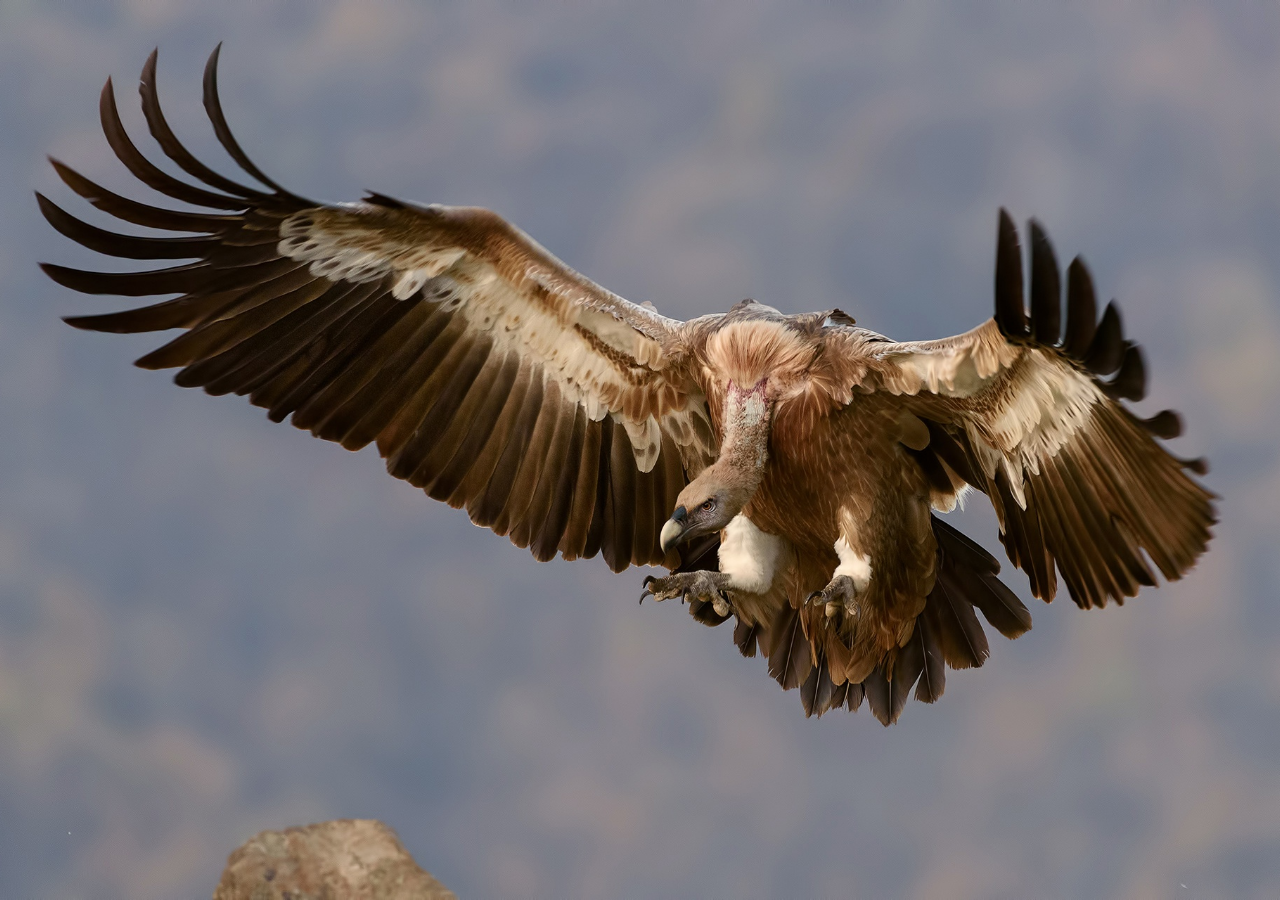
<file: test.html>
<!DOCTYPE html>
<html lang="en">
<head>
    <meta charset="UTF-8">
    <meta http-equiv="X-UA-Compatible" content="IE=edge">
    <meta name="viewport" content="width=device-width, initial-scale=1.0">
    <title>Document</title>
    <style>
        body {
            padding:0;
            margin: 0;
        }
        .container {
            background-image: url('/assets/Banner.png');
            height: 100vh;
            background-size: cover;
            background-position: center;
            background-repeat: no-repeat;
        }
    </style>
</head>
<body>
    <div class="container"></div>
</body>
</html>
</file>
